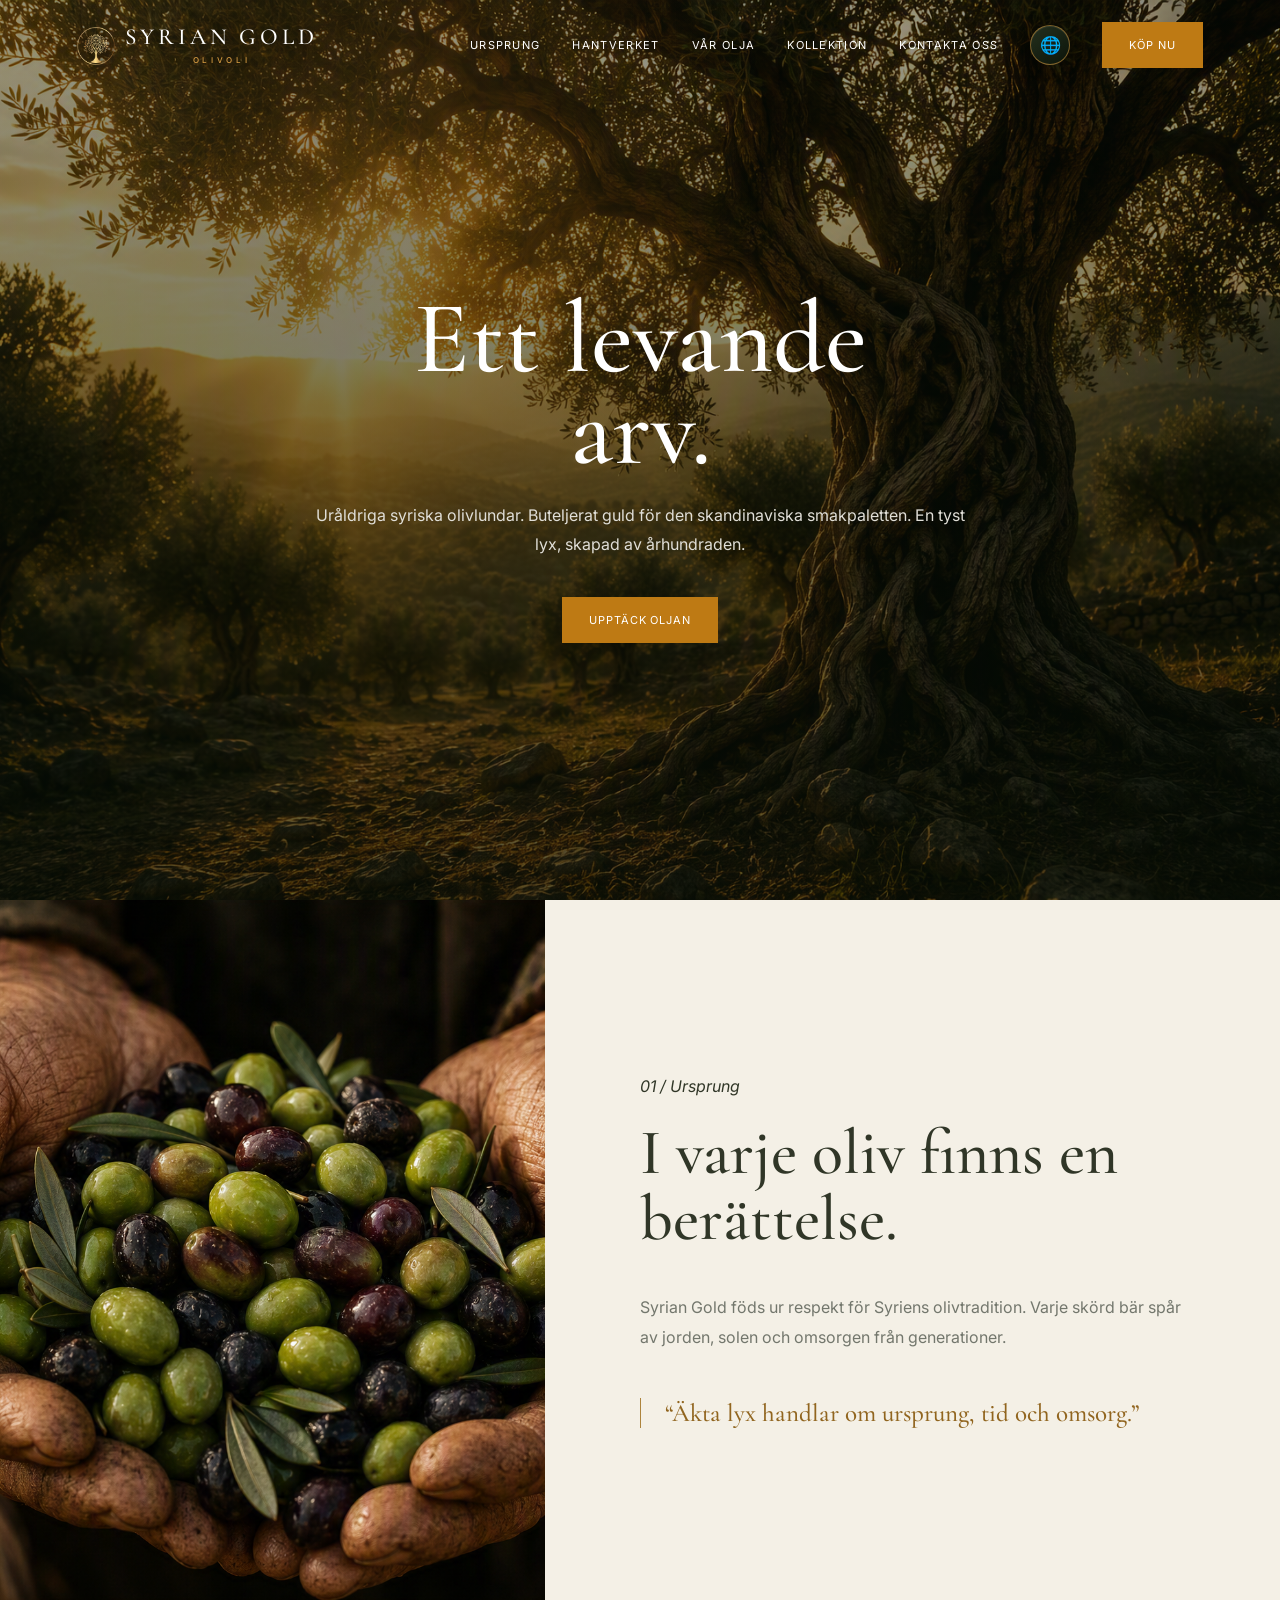
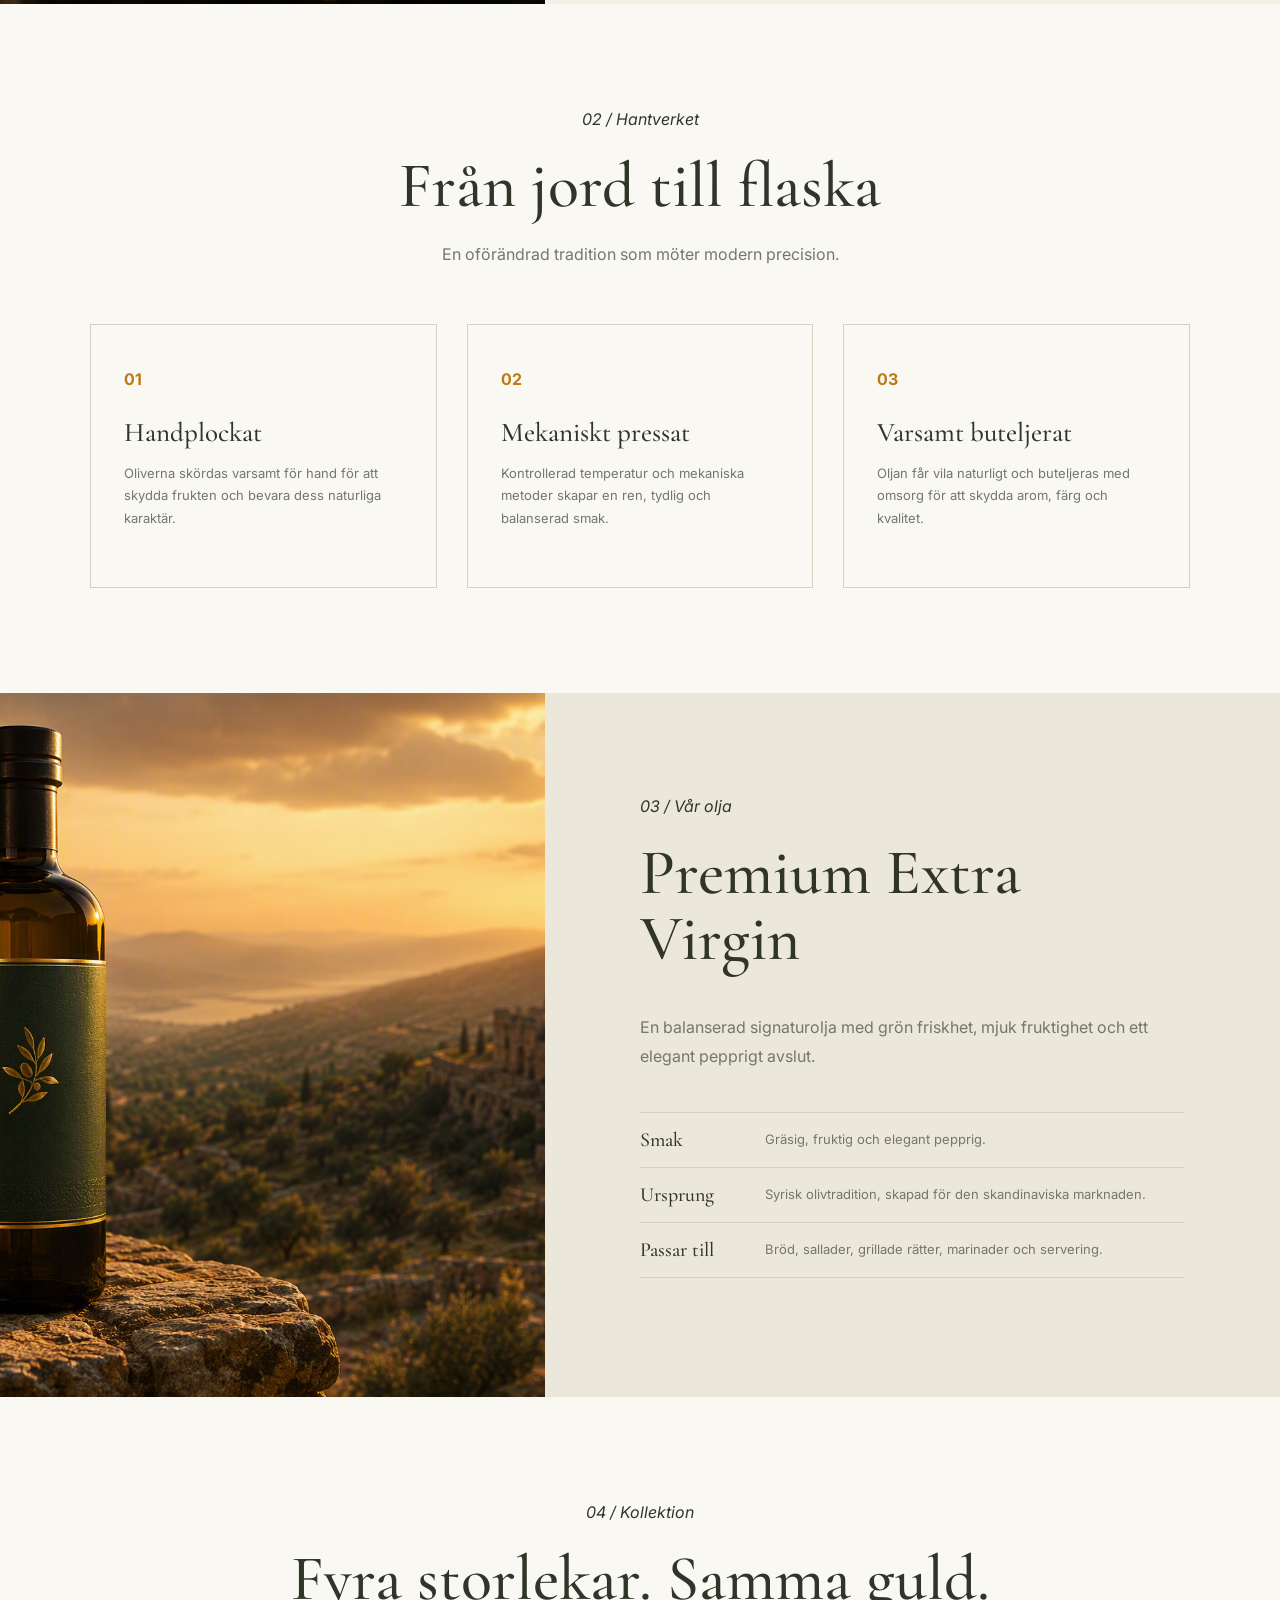
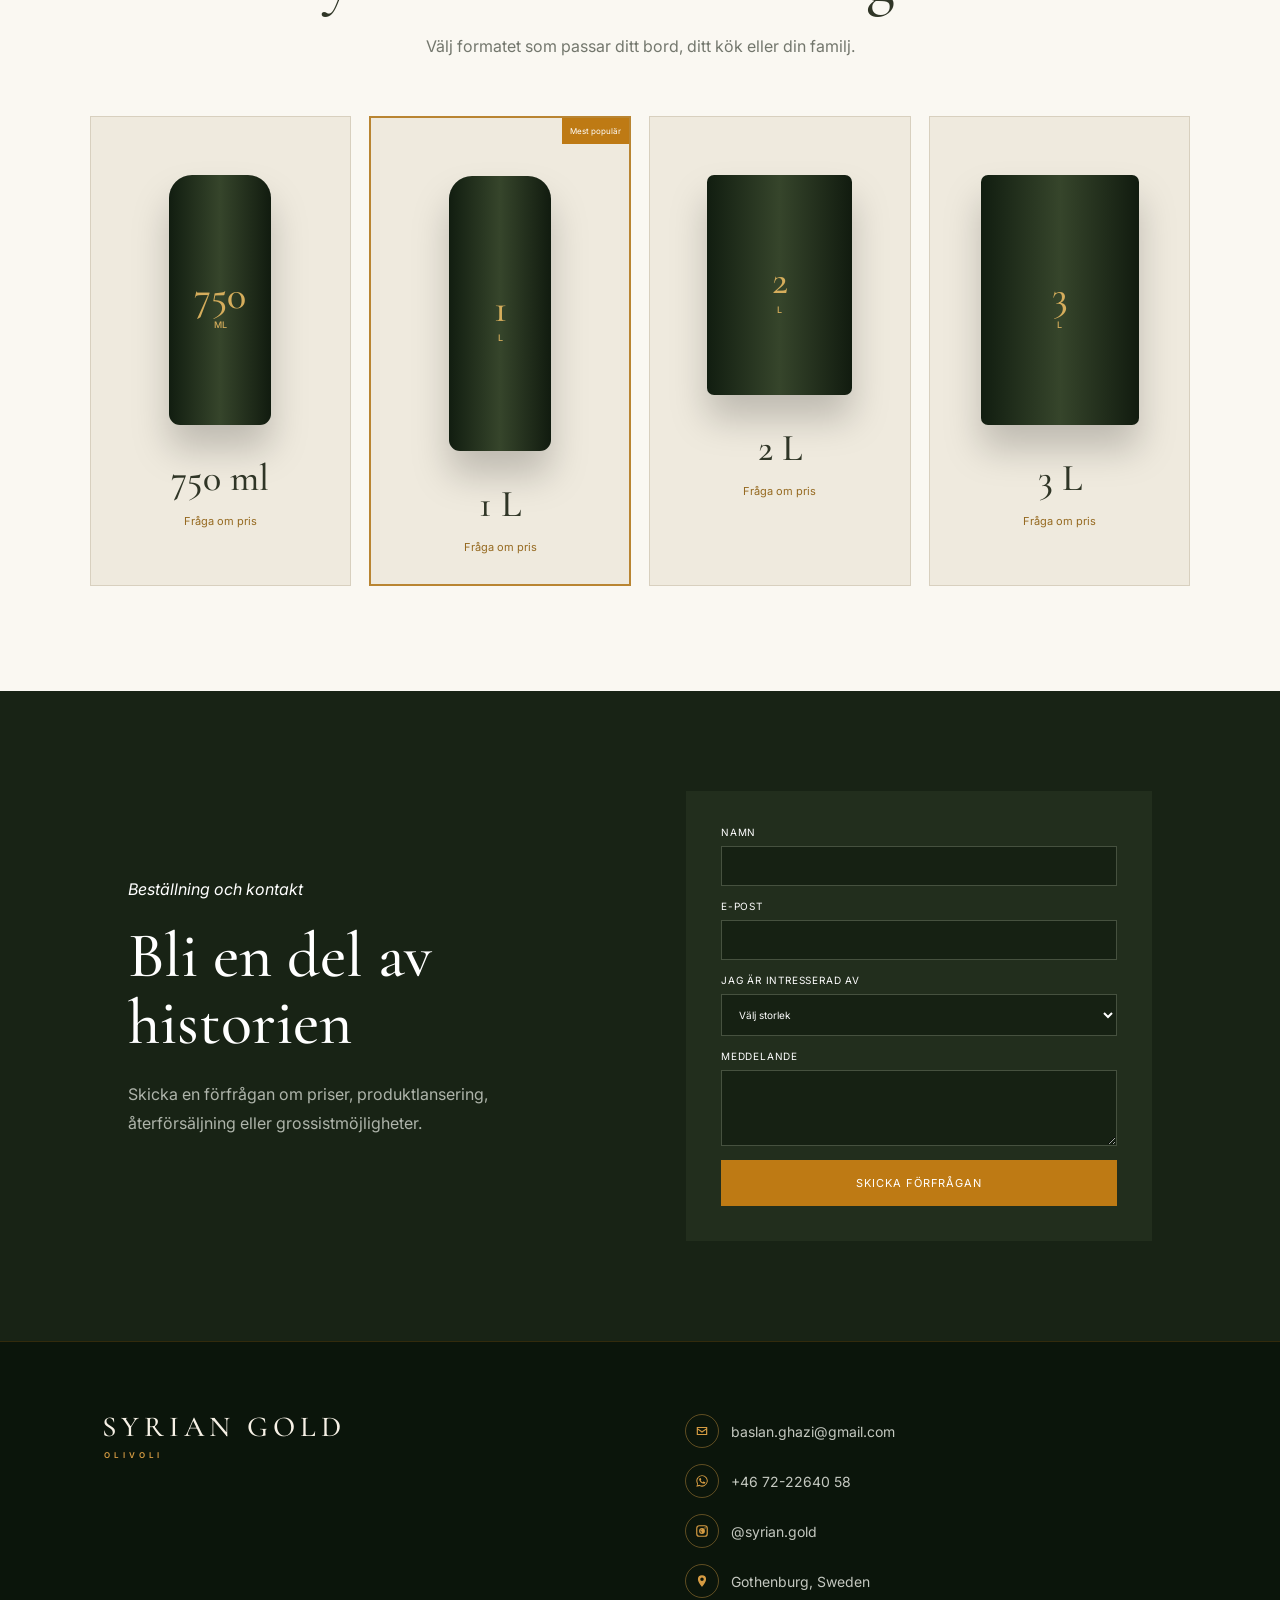
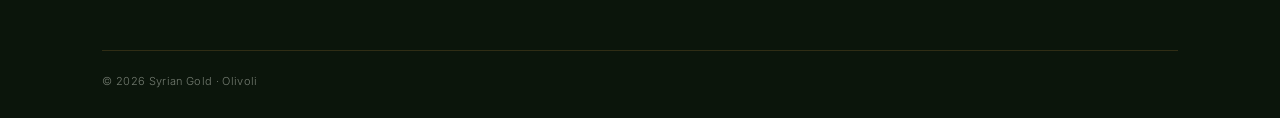
<file: index.html>
<!doctype html>
<html lang="sv" dir="ltr">

<head>
  <meta charset="utf-8">
  <meta name="viewport" content="width=device-width, initial-scale=1">

  <meta
    name="description"
    content="Syrian Gold Olivoli - premium extra virgin olivolja med syriskt ursprung."
  >

  <title>Syrian Gold | Olivoli</title>

  <!-- Fonts -->
  <link rel="preconnect" href="https://fonts.googleapis.com">
  <link rel="preconnect" href="https://fonts.gstatic.com" crossorigin>

  <link
    href="https://fonts.googleapis.com/css2?family=Cormorant+Garamond:wght@500;600&family=Inter:wght@300;400;600&family=Noto+Kufi+Arabic:wght@400;600&display=swap"
    rel="stylesheet"
  >

  <!-- CSS -->
  <link rel="stylesheet" href="style.css">
</head>

<body id="top">

  <!-- =====================================================
       HEADER
  ====================================================== -->
  <header>

    <!-- BRAND -->
    <div class="brand">

      <img
        src="assets/logo1.png"
        alt="Syrian Gold olive branch"
        class="brand-image"
      >

      <a class="logo" href="#top">
        SYRIAN GOLD
        <small>OLIVOLI</small>
      </a>

    </div>


    <!-- MOBILE MENU -->
    <button
      class="menu"
      type="button"
      aria-label="Öppna meny"
      aria-expanded="false"
      aria-controls="main-navigation"
    >
      ☰
    </button>


    <!-- NAVIGATION -->
    <nav
      id="main-navigation"
      aria-label="Huvudmeny"
    >

      <a href="#origin" data-t="origin">
        Ursprung
      </a>

      <a href="#craft" data-t="craft">
        Hantverket
      </a>

      <a href="#oil" data-t="oil">
        Vår olja
      </a>

      <a href="#shop" data-t="collection">
        Kollektion
      </a>

      <a href="#contact" data-t="contactNav">
        Kontakta oss
      </a>

    </nav>


    <!-- LANGUAGE PICKER -->
    <div class="language-picker">

      <button
        class="language-toggle"
        type="button"
        aria-label="Choose language"
        aria-expanded="false"
      >
        🌐
      </button>

      <div class="language-menu">

        <button
          type="button"
          data-lang="sv"
        >
          SV
        </button>

        <button
          type="button"
          data-lang="en"
        >
          EN
        </button>

        <button
          type="button"
          data-lang="ar"
        >
          العربية
        </button>

      </div>

    </div>


    <!-- BUY BUTTON -->
    <a
      class="button"
      href="#shop"
      data-t="buy"
    >
      Köp nu
    </a>

  </header>


  <!-- =====================================================
       MAIN
  ====================================================== -->
  <main>

    <!-- ===================================================
         HERO
    ==================================================== -->
    <section
      class="hero"
      id="hero"
    >

      <div
        class="overlay"
        aria-hidden="true"
      ></div>


      <div class="hero-copy reveal">

        <h1 data-t="title">
          Ett levande<br>
          arv.
        </h1>

        <span data-t="heroText">
          Uraldriga syriska olivlundar.
          Buteljerat guld för den skandinaviska smakpaletten.
          En tyst lyx, skapad av århundraden.
        </span>

        <a
          class="gold"
          href="#oil"
          data-t="discover"
        >
          Upptäck oljan
        </a>

      </div>

    </section>


    <!-- ===================================================
         ORIGIN
    ==================================================== -->
    <section
      class="split"
      id="origin"
    >

      <div class="photo reveal-left">

        <img
          src="assets/harvest.jpg"
          alt="Olives held in hands"
          loading="lazy"
        >

      </div>


      <div class="copy reveal-right">

        <i>
          01 /
          <span data-t="origin">
            Ursprung
          </span>
        </i>

        <h2 data-t="originTitle">
          I varje oliv finns en berättelse.
        </h2>

        <p data-t="originText">
          Syrian Gold föds ur respekt för Syriens olivtradition.
          Varje skörd bär spår av jorden, solen och omsorgen
          från generationer.
        </p>

        <blockquote data-t="quote">
          “Äkta lyx handlar om ursprung, tid och omsorg.”
        </blockquote>

      </div>

    </section>


    <!-- ===================================================
         CRAFT
    ==================================================== -->
    <section
      class="process"
      id="craft"
    >

      <div class="heading reveal">

        <i>
          02 /
          <span data-t="craft">
            Hantverket
          </span>
        </i>

        <h2 data-t="craftTitle">
          Från jord till flaska
        </h2>

        <p data-t="craftLead">
          En oförändrad tradition som möter modern precision.
        </p>

      </div>


      <div class="cards">

        <!-- STEP 1 -->
        <article class="reveal s1">

          <b>01</b>

          <h3 data-t="step1">
            Handplockat
          </h3>

          <p data-t="step1t">
            Oliverna skördas varsamt för hand för att skydda
            frukten och bevara dess naturliga karaktär.
          </p>

        </article>


        <!-- STEP 2 -->
        <article class="reveal s2">

          <b>02</b>

          <h3 data-t="step2">
            Mekaniskt pressat
          </h3>

          <p data-t="step2t">
            Kontrollerad temperatur och mekaniska metoder
            skapar en ren, tydlig och balanserad smak.
          </p>

        </article>


        <!-- STEP 3 -->
        <article class="reveal s3">

          <b>03</b>

          <h3 data-t="step3">
            Varsamt buteljerat
          </h3>

          <p data-t="step3t">
            Oljan får vila naturligt och buteljeras med omsorg
            för att skydda arom, färg och kvalitet.
          </p>

        </article>

      </div>

    </section>


    <!-- ===================================================
         OIL
    ==================================================== -->
    <section
      class="split bottle"
      id="oil"
    >

      <div class="photo reveal-left">

        <img
          src="assets/bottle.jpg"
          alt="Premium olive oil bottle"
          loading="lazy"
        >

      </div>


      <div class="copy reveal-right">

        <i>
          03 /
          <span data-t="oil">
            Vår olja
          </span>
        </i>

        <h2 data-t="oilTitle">
          Premium Extra Virgin
        </h2>

        <p data-t="oilText">
          En balanserad signaturolja med grön friskhet,
          mjuk fruktighet och ett elegant pepprigt avslut.
        </p>


        <dl>

          <div>
            <dt data-t="taste">
              Smak
            </dt>

            <dd data-t="tasteV">
              Gräsig, fruktig och elegant pepprig.
            </dd>
          </div>


          <div>
            <dt data-t="source">
              Ursprung
            </dt>

            <dd data-t="sourceV">
              Syrisk olivtradition, skapad för den
              skandinaviska marknaden.
            </dd>
          </div>


          <div>
            <dt data-t="serve">
              Passar till
            </dt>

            <dd data-t="serveV">
              Bröd, sallader, grillade rätter, marinader
              och servering.
            </dd>
          </div>

        </dl>

      </div>

    </section>


    <!-- ===================================================
         SHOP
    ==================================================== -->
    <section
      class="shop"
      id="shop"
    >

      <div class="heading reveal">

        <i>
          04 /
          <span data-t="collection">
            Kollektion
          </span>
        </i>

        <h2 data-t="shopTitle">
          Fyra storlekar. Samma guld.
        </h2>

        <p data-t="shopLead">
          Välj formatet som passar ditt bord,
          ditt kök eller din familj.
        </p>

      </div>


      <div class="products">

        <!-- 750 ML -->
        <article class="reveal s1">

          <div class="pack">
            750
            <small>ML</small>
          </div>

          <h3>
            750 ml
          </h3>

          <a
            href="#contact"
            data-size="750 ml"
            data-t="price"
          >
            Fråga om pris
          </a>

        </article>


        <!-- 1 L -->
        <article class="reveal s2 featured">

          <em data-t="popular">
            Mest populär
          </em>

          <div class="pack tall">
            1
            <small>L</small>
          </div>

          <h3>
            1 L
          </h3>

          <a
            href="#contact"
            data-size="1 L"
            data-t="price"
          >
            Fråga om pris
          </a>

        </article>


        <!-- 2 L -->
        <article class="reveal s3">

          <div class="pack tin">
            2
            <small>L</small>
          </div>

          <h3>
            2 L
          </h3>

          <a
            href="#contact"
            data-size="2 L"
            data-t="price"
          >
            Fråga om pris
          </a>

        </article>


        <!-- 3 L -->
        <article class="reveal s4">

          <div class="pack tin big">
            3
            <small>L</small>
          </div>

          <h3>
            3 L
          </h3>

          <a
            href="#contact"
            data-size="3 L"
            data-t="price"
          >
            Fråga om pris
          </a>

        </article>

      </div>

    </section>


    <!-- ===================================================
         CONTACT
    ==================================================== -->
    <section
      class="contact"
      id="contact"
    >

      <div class="reveal-left">

        <i data-t="contact">
          Beställning och kontakt
        </i>

        <h2 data-t="contactTitle">
          Bli en del av historien
        </h2>

        <p data-t="contactText">
          Skicka en förfrågan om priser, produktlansering,
          återförsäljning eller grossistmöjligheter.
        </p>

      </div>


      <!-- CONTACT FORM -->
      <form
        class="reveal-right"
        name="order"
        method="POST"
        data-netlify="true"
        netlify-honeypot="bot-field"
        action="/success.html"
      >

        <input
          type="hidden"
          name="form-name"
          value="order"
        >


        <!-- HONEYPOT -->
        <p class="hidden">

          <label>
            Fyll inte i detta fält:

            <input
              type="text"
              name="bot-field"
              tabindex="-1"
              autocomplete="off"
            >

          </label>

        </p>


        <!-- NAME -->
        <label>

          <span data-t="name">
            Namn
          </span>

          <input
            type="text"
            name="name"
            autocomplete="name"
            required
          >

        </label>


        <!-- EMAIL -->
        <label>

          <span data-t="email">
            E-post
          </span>

          <input
            type="email"
            name="email"
            autocomplete="email"
            required
          >

        </label>


        <!-- PRODUCT -->
        <label>

          <span data-t="interest">
            Jag är intresserad av
          </span>

          <select
            id="size"
            name="product"
            required
          >

            <option
              value=""
              data-t="selectSize"
              selected
              disabled
            >
              Välj storlek
            </option>

            <option value="750 ml">
              750 ml
            </option>

            <option value="1 L">
              1 L
            </option>

            <option value="2 L">
              2 L
            </option>

            <option value="3 L">
              3 L
            </option>

          </select>

        </label>


        <!-- MESSAGE -->
        <label>

          <span data-t="message">
            Meddelande
          </span>

          <textarea
            name="message"
            rows="4"
            required
          ></textarea>

        </label>


        <!-- SUBMIT -->
        <button
          type="submit"
          class="gold"
          data-t="send"
        >
          Skicka förfrågan
        </button>

      </form>

    </section>

  </main>


  <!-- =====================================================
       FOOTER
  ====================================================== -->
  <footer class="site-footer">

    <div class="footer-content">


      <!-- FOOTER BRAND -->
      <div class="footer-brand">

        <a
          class="logo"
          href="#top"
          aria-label="Syrian Gold"
        >
          SYRIAN GOLD
          <small>OLIVOLI</small>
        </a>

      </div>


      <!-- FOOTER CONTACT -->
      <div class="footer-contact">



<!-- EMAIL -->
<a
  href="mailto:baslan.ghazi@gmail.com"
  class="footer-contact-link"
>
  <span class="footer-symbol" aria-hidden="true">
    <svg viewBox="0 0 24 24" aria-hidden="true">
      <path d="M3 5h18v14H3V5Zm2 2v.5l7 5 7-5V7H5Zm14 10V10l-7 5-7-5v7h14Z"/>
    </svg>
  </span>

  <span>
    baslan.ghazi@gmail.com
  </span>
</a>


        <!-- WHATSAPP -->
        <a
          href="https://wa.me/message/XPCDK5RYMEZIA1"
          class="footer-contact-link"
          target="_blank"
          rel="noopener noreferrer"
        >

          <span
            class="footer-symbol"
            aria-hidden="true"
          >

            <svg
              viewBox="0 0 24 24"
              aria-hidden="true"
            >
              <path d="M12 2a9.7 9.7 0 0 0-8.3 14.7L2.4 22l5.5-1.3A9.8 9.8 0 1 0 12 2Zm0 17.8a8 8 0 0 1-4-1.1l-.3-.2-3.3.8.9-3.2-.2-.4A8.1 8.1 0 1 1 12 19.8Zm4.5-6.1c-.2-.1-1.5-.7-1.7-.8-.2-.1-.4-.1-.5.1l-.8 1c-.1.2-.3.2-.5.1a6.5 6.5 0 0 1-1.9-1.2 7.3 7.3 0 0 1-1.3-1.7c-.1-.2 0-.4.1-.5l.4-.5.3-.5c.1-.2 0-.4 0-.5l-.8-1.8c-.2-.5-.4-.4-.6-.4h-.5c-.2 0-.5.1-.7.3-.2.2-.9.9-.9 2.1s.9 2.4 1 2.6c.1.2 1.8 2.8 4.4 3.9.6.3 1.1.4 1.5.5.6.2 1.2.2 1.7.1.5-.1 1.5-.6 1.7-1.2.2-.6.2-1.1.2-1.2-.2-.1-.4-.2-.6-.3Z"/>
            </svg>

          </span>

          <span>
            +46 72-22640 58
          </span>

        </a>


        <!-- INSTAGRAM -->
        <a
          href="https://www.instagram.com/syrian.gold/"
          class="footer-contact-link"
          target="_blank"
          rel="noopener noreferrer"
        >

          <span
            class="footer-symbol"
            aria-hidden="true"
          >

            <svg
              viewBox="0 0 24 24"
              aria-hidden="true"
            >
              <path d="M7.5 2h9A5.5 5.5 0 0 1 22 7.5v9a5.5 5.5 0 0 1-5.5 5.5h-9A5.5 5.5 0 0 1 2 16.5v-9A5.5 5.5 0 0 1 7.5 2Zm0 2A3.5 3.5 0 0 0 4 7.5v9A3.5 3.5 0 0 0 7.5 20h9a3.5 3.5 0 0 0 3.5-3.5v-9A3.5 3.5 0 0 0 16.5 4h-9Zm9.8 1.5a1.2 1.2 0 1 1 0 2.4 1.2 1.2 0 0 1 0-2.4ZM12 7a5 5 0 1 1 0 10 5 5 0 0 1 0-10Zm0 2a3 3 0 1 0 0 6 3 3 0 0 0-3-3Z"/>
            </svg>

          </span>

          <span>
            @syrian.gold
          </span>

        </a>


        <!-- LOCATION -->
        <div class="footer-contact-link footer-location">

          <span
            class="footer-symbol"
            aria-hidden="true"
          >

            <svg
              viewBox="0 0 24 24"
              aria-hidden="true"
            >
              <path d="M12 2a7 7 0 0 0-7 7c0 5.1 7 13 7 13s7-7.9 7-13a7 7 0 0 0-7-7Zm0 10a3 3 0 1 1 0-6 3 3 0 0 1 0 6Z"/>
            </svg>

          </span>

          <span>
            Gothenburg, Sweden
          </span>

        </div>

      </div>

    </div>


    <!-- FOOTER BOTTOM -->
    <div class="footer-bottom">

      <small>
        © 2026 Syrian Gold · Olivoli
      </small>

    </div>

  </footer>


  <!-- =====================================================
       BACK TO TOP
       ONLY ↑
  ====================================================== -->

  <a
    href="#top"
    class="back-to-top"
    aria-label="Till toppen"
  >
    ↑
  </a>


  <!-- JAVASCRIPT -->
  <script src="app.js"></script>

</body>
</html>
</file>
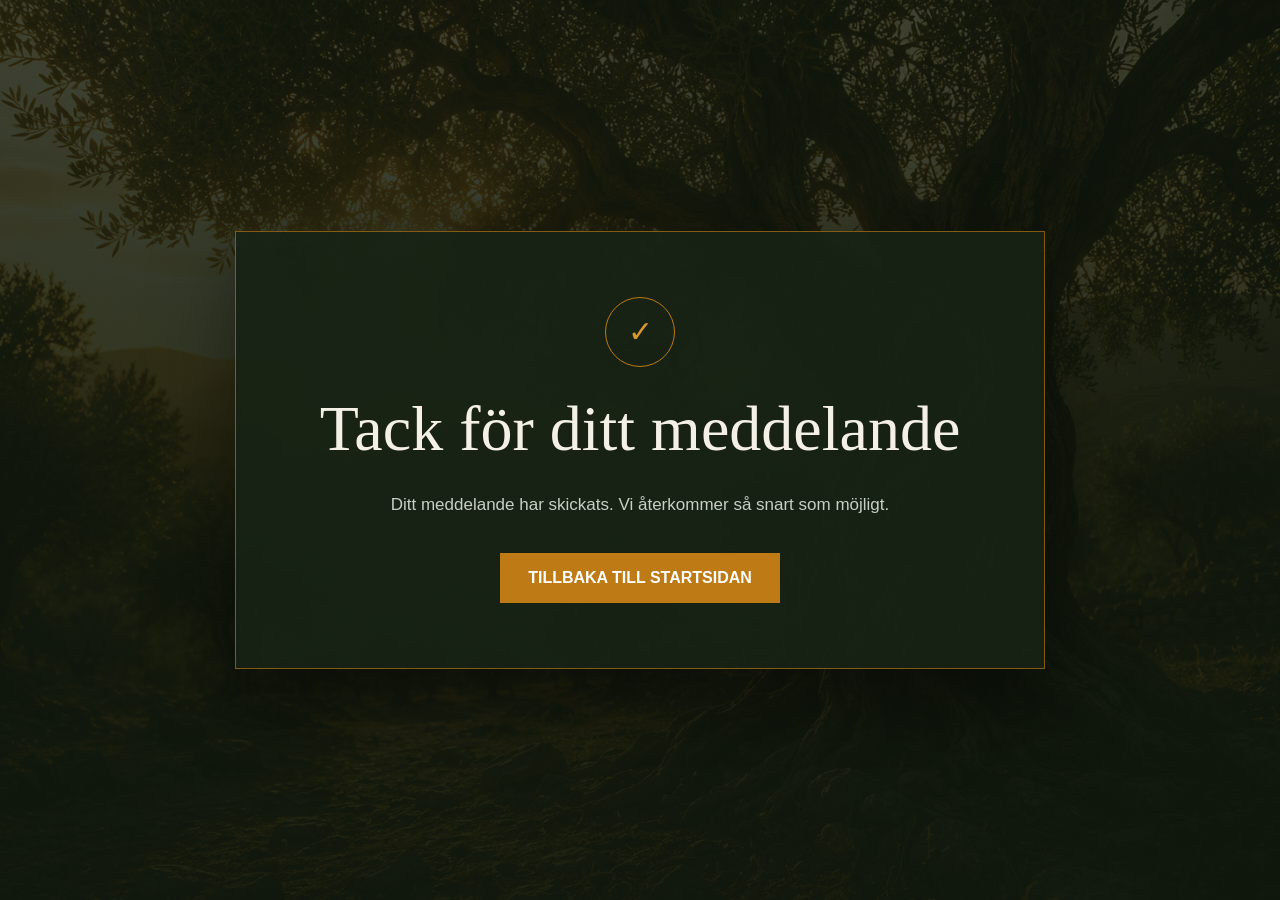
<file: success.html>
<!doctype html>
<html lang="sv" dir="ltr">

<head>
    <meta charset="utf-8">
    <meta name="viewport" content="width=device-width,initial-scale=1">
    <title>Tack | Syrian Gold</title>
    <style>
        * {
            box-sizing: border-box
        }

        body {
            margin: 0;
            min-height: 100vh;
            display: grid;
            place-items: center;
            padding: 20px;
            text-align: center;
            background: linear-gradient(rgba(16, 24, 13, .8), rgba(16, 24, 13, .93)), url("assets/hero.jpg") center/cover no-repeat;
            color: #f4f0e6;
            font-family: Arial, sans-serif
        }

        .box {
            width: min(810px, 100%);
            padding: 65px 35px;
            background: rgba(23, 35, 21, .94);
            border: 1px solid rgba(190, 122, 20, .65);
            box-shadow: 0 30px 80px rgba(0, 0, 0, .45)
        }

        .checkmark {
            width: 70px;
            height: 70px;
            display: grid;
            place-items: center;
            margin: 0 auto 25px;
            border: 1px solid #be7a14;
            border-radius: 50%;
            color: #d9972e;
            font-size: 30px
        }

        h1 {
            margin: 0 0 24px;
            font: 400 clamp(42px, 7vw, 64px)/1.15 Georgia, serif
        }

        p {
            max-width: 620px;
            margin: auto;
            color: #c9cec4;
            font-size: 17px;
            line-height: 1.9
        }

        .home-button {
            display: inline-block;
            margin-top: 32px;
            padding: 16px 28px;
            background: #be7a14;
            color: #fff;
            text-decoration: none;
            text-transform: uppercase;
            font-weight: 600
        }
    </style>
</head>

<body>
    <main class="box">
        <div class="checkmark" aria-hidden="true">✓</div>
        <h1 id="successTitle">Tack for ditt meddelande</h1>
        <p id="successMessage">Ditt meddelande har skickats. Vi aterkommer sa snart som mojligt.</p><a
            class="home-button" id="homeButton" href="index.html">Tillbaka till startsidan</a>
    </main>
    <script>"use strict"; const t = { sv: { pageTitle: "Tack | Syrian Gold", title: "Tack för ditt meddelande", message: "Ditt meddelande har skickats. Vi återkommer så snart som möjligt.", button: "Tillbaka till startsidan" }, en: { pageTitle: "Thank you | Syrian Gold", title: "Thank you for your message", message: "Your message has been sent successfully. We will contact you as soon as possible.", button: "Return to the homepage" }, ar: { pageTitle: "شكراً لك | Syrian Gold", title: "شكراً لك على رسالتك", message: "تم إرسال رسالتك بنجاح. سنتواصل معك في أقرب وقت ممكن.", button: "العودة إلى الصفحة الرئيسية" } }; const lang = t[localStorage.getItem("sglang")] ? localStorage.getItem("sglang") : "sv"; document.documentElement.lang = lang; document.documentElement.dir = lang === "ar" ? "rtl" : "ltr"; document.title = t[lang].pageTitle; document.getElementById("successTitle").textContent = t[lang].title; document.getElementById("successMessage").textContent = t[lang].message; document.getElementById("homeButton").textContent = t[lang].button;</script>
</body>

</html>
</file>
<file: style.css>
:root {
  --g: #182315;
  --g2: #26321f;
  --gold: #be7a14;
  --gold-light: #d59b42;
  --paper: #f4f0e6;
  --ink: #303627;
  --muted: #73776d;
  --line: #d8d0bf;
}

/* =========================================================
   GLOBAL
========================================================= */

* {
  box-sizing: border-box;
}

html {
  scroll-behavior: smooth;
  direction: ltr !important;
}

body {
  margin: 0;
  background: var(--paper);
  color: var(--ink);
  font-family: Inter, sans-serif;
  overflow-x: hidden;
  direction: ltr !important;
}

h1,
h2,
h3,
.logo,
blockquote,
dt {
  font-family: "Cormorant Garamond", serif;
  font-weight: 500;
}

a {
  color: inherit;
  text-decoration: none;
}

button,
input,
select,
textarea {
  font-family: inherit;
}

/* =========================================================
   HEADER
========================================================= */

header {
  position: absolute;
  top: 0;
  left: 0;
  z-index: 2000;
  width: 100%;
  height: 90px;
  padding: 0 6%;

  display: flex;
  align-items: center;
  gap: 32px;

  color: #fff;
  direction: ltr !important;
  text-align: left;

  pointer-events: none;
}

header > * {
  pointer-events: auto;
}

header * {
  direction: ltr !important;
}

/* =========================================================
   BRAND / LOGO
========================================================= */

.brand {
  display: flex;
  align-items: center;
  gap: 10px;
  flex-shrink: 0;

  direction: ltr !important;

  will-change: transform;
  transition: transform 0.08s linear;

  filter:
    drop-shadow(0 3px 7px rgba(0, 0, 0, 0.7));
}

.brand-image {
  width: 38px;
  height: 38px;

  object-fit: contain;
  display: block;
  flex-shrink: 0;

  will-change: transform;
  transition: transform 0.08s linear;
}

.logo {
  display: grid;

  font-size: 23px;
  line-height: 1;
  letter-spacing: 0.17em;

  text-align: left;
  color: #fff;
  white-space: nowrap;

  direction: ltr !important;
}

.logo small {
  margin-top: 6px;

  color: var(--gold-light);

  font: 500 8px Inter, sans-serif;
  letter-spacing: 0.46em;

  text-align: center;
  direction: ltr !important;
}

/* =========================================================
   DESKTOP NAVIGATION
========================================================= */

nav {
  display: flex;
  align-items: center;
  gap: 32px;

  margin-left: auto;

  direction: ltr !important;
}

nav a {
  font-size: 11px;
  text-transform: uppercase;
  letter-spacing: 0.12em;
  white-space: nowrap;

  color: #fff;

  transition:
    color 0.25s ease,
    opacity 0.25s ease;
}

nav a:hover {
  color: var(--gold-light);
}

/* =========================================================
   LANGUAGE PICKER
========================================================= */

.language-picker {
  position: relative;
  z-index: 2200;

  display: flex;
  align-items: center;

  flex-shrink: 0;
  margin: 0;

  direction: ltr !important;
}

.language-toggle {
  width: 40px;
  height: 40px;

  display: flex;
  align-items: center;
  justify-content: center;

  padding: 0;

  border: 1px solid rgba(213, 155, 66, 0.55);
  border-radius: 50%;

  outline: none;

  background:
    linear-gradient(
      145deg,
      rgba(38, 50, 31, 0.95),
      rgba(11, 21, 11, 0.88)
    );

  color: #f0d39a;
  font-size: 17px;
  line-height: 1;

  cursor: pointer;

  appearance: none;
  -webkit-appearance: none;

  box-shadow:
    0 4px 14px rgba(0, 0, 0, 0.28),
    inset 0 1px 0 rgba(255, 255, 255, 0.08);

  backdrop-filter: blur(6px);
  -webkit-backdrop-filter: blur(6px);

  transition:
    background 0.25s ease,
    border-color 0.25s ease,
    color 0.25s ease,
    transform 0.25s ease,
    box-shadow 0.25s ease;
}

.language-toggle:hover {
  background:
    linear-gradient(
      145deg,
      rgba(50, 64, 41, 0.98),
      rgba(18, 30, 17, 0.96)
    );

  border-color: var(--gold-light);
  color: #f6dca8;

  box-shadow:
    0 6px 18px rgba(0, 0, 0, 0.35),
    0 0 0 3px rgba(190, 122, 20, 0.08);

  transform: translateY(-1px);
}

.language-toggle:focus,
.language-toggle:focus-visible {
  outline: none;
  border-color: var(--gold-light);
}

.language-toggle:active {
  transform: scale(0.96);
}

/* =========================================================
   LANGUAGE DROPDOWN
========================================================= */

.language-menu {
  position: absolute;
  top: calc(100% + 10px);
  right: 0;
  z-index: 3000;

  min-width: 125px;

  display: none;
  flex-direction: column;
  gap: 3px;

  padding: 6px;

  border: 1px solid rgba(213, 155, 66, 0.28);
  border-radius: 8px;

  background:
    linear-gradient(
      145deg,
      rgba(25, 37, 22, 0.98),
      rgba(9, 18, 9, 0.98)
    );

  box-shadow:
    0 14px 35px rgba(0, 0, 0, 0.45),
    inset 0 1px 0 rgba(255, 255, 255, 0.05);

  backdrop-filter: blur(10px);
  -webkit-backdrop-filter: blur(10px);

  direction: ltr !important;
}

.language-menu.open {
  display: flex;
}

.language-menu button {
  width: 100%;
  min-height: 36px;

  padding: 9px 12px;

  border: 0;
  border-radius: 5px;

  outline: none;

  background: transparent;
  color: #eee;

  text-align: left;

  font-family: Inter, sans-serif;
  font-size: 10px;
  font-weight: 500;
  letter-spacing: 0.06em;

  cursor: pointer;

  appearance: none;
  -webkit-appearance: none;

  direction: ltr !important;

  transition:
    background-color 0.2s ease,
    color 0.2s ease,
    transform 0.2s ease;
}

.language-menu button:hover {
  background: rgba(190, 122, 20, 0.16);
  color: var(--gold-light);
  transform: translateX(2px);
}

.language-menu button.active {
  background: var(--gold);
  color: #fff;
}

.language-menu button:focus,
.language-menu button:focus-visible,
.language-menu button:active {
  outline: none;
  box-shadow: none;
}

/* =========================================================
   BUTTONS
========================================================= */

.button,
.gold {
  display: inline-block;

  padding: 16px 27px;

  border: 0;

  background: var(--gold);
  color: #fff;

  font-size: 11px;
  text-transform: uppercase;
  letter-spacing: 0.09em;

  cursor: pointer;

  transition:
    background-color 0.3s ease,
    box-shadow 0.3s ease,
    transform 0.3s ease;
}

.button:hover,
.gold:hover {
  background: #d18a1a;

  box-shadow:
    0 15px 35px rgba(0, 0, 0, 0.27);

  transform: translateY(-3px);
}

/* =========================================================
   HAMBURGER
========================================================= */

.menu {
  display: none;

  border: 0;
  background: none;

  color: #fff;

  cursor: pointer;

  direction: ltr !important;

  outline: none;

  appearance: none;
  -webkit-appearance: none;
}

.menu:focus,
.menu:focus-visible,
.menu:active {
  outline: none;
  background: transparent;
  box-shadow: none;
}

/* =========================================================
   HERO
========================================================= */

.hero {
  position: relative;

  height: 100vh;
  min-height: 700px;

  display: grid;
  place-items: center;

  background:
    url("assets/hero.jpg")
    center / cover no-repeat;

  color: #fff;

  text-align: center;
  direction: ltr !important;
}

.overlay {
  position: absolute;
  inset: 0;

  background:
    linear-gradient(
      rgba(7, 16, 6, 0.4),
      rgba(7, 16, 6, 0.63)
    ),
    radial-gradient(
      circle at 28% 15%,
      rgba(199, 130, 40, 0.25),
      transparent 34%
    );
}

.hero-copy {
  position: relative;

  width: min(760px, 90%);

  direction: ltr !important;
}

.hero h1 {
  margin: 35px 0 25px;

  font-size: clamp(62px, 8vw, 110px);
  line-height: 0.9;
}

.hero-copy span {
  display: block;

  max-width: 650px;

  margin: 0 auto 38px;

  color: #e0ded7;

  line-height: 1.8;
}

/* =========================================================
   ARABIC TYPOGRAPHY
========================================================= */

html[lang="ar"] main h1,
html[lang="ar"] main h2,
html[lang="ar"] main h3,
html[lang="ar"] main p,
html[lang="ar"] main span,
html[lang="ar"] main blockquote,
html[lang="ar"] main dt,
html[lang="ar"] main dd,
html[lang="ar"] main label,
html[lang="ar"] main option {
  font-family: "Noto Kufi Arabic", sans-serif;
}

/* =========================================================
   ARABIC HERO
========================================================= */

html[lang="ar"] .hero-copy {
  direction: rtl !important;
}

html[lang="ar"] .hero h1 {
  direction: rtl !important;
  text-align: center;
}

html[lang="ar"] .hero-copy span {
  direction: rtl !important;
  text-align: center;
}

/* =========================================================
   ARABIC SECTIONS
========================================================= */

html[lang="ar"] .copy,
html[lang="ar"] .heading,
html[lang="ar"] .contact > div,
html[lang="ar"] .contact form {
  direction: rtl !important;
}

html[lang="ar"] .copy h2,
html[lang="ar"] .copy > p,
html[lang="ar"] .copy blockquote,
html[lang="ar"] .heading h2,
html[lang="ar"] .heading > p,
html[lang="ar"] .cards h3,
html[lang="ar"] .cards p,
html[lang="ar"] .contact h2,
html[lang="ar"] .contact p,
html[lang="ar"] .contact label {
  direction: rtl !important;
  text-align: right;
}

/* =========================================================
   SPLIT SECTIONS
========================================================= */

.split {
  display: grid;

  grid-template-columns: 1fr 1.35fr;

  min-height: 700px;

  direction: ltr !important;
}

.photo {
  min-height: 700px;
  overflow: hidden;
}

.photo img {
  width: 100%;
  height: 100%;
  min-height: 700px;

  object-fit: cover;

  transform: scale(1.09);

  transition:
    transform 1.4s cubic-bezier(0.22, 1, 0.36, 1);
}

.photo.visible img {
  transform: scale(1);
}

.copy {
  padding: 11% 13%;

  display: flex;
  justify-content: center;
  flex-direction: column;
}

.copy h2,
.heading h2,
.contact h2 {
  margin: 24px 0;

  font-size: clamp(45px, 5vw, 70px);
  line-height: 1.04;
}

.copy > p {
  color: var(--muted);
  line-height: 1.85;
}

blockquote {
  margin: 30px 0 0;

  padding-left: 24px;

  border-left: 1px solid #ad843d;

  color: #91651f;

  font-size: 25px;
}

/* =========================================================
   ARABIC QUOTE
========================================================= */

html[lang="ar"] blockquote {
  padding-left: 0;
  padding-right: 24px;

  border-left: 0;
  border-right: 1px solid #ad843d;

  text-align: right;
}

/* =========================================================
   PROCESS
========================================================= */

.process,
.shop {
  padding: 105px 7%;

  background: #faf8f2;

  direction: ltr !important;
}

.heading {
  max-width: 760px;

  margin: auto;

  text-align: center;
}

.heading > p {
  color: var(--muted);
}

.cards {
  display: grid;

  grid-template-columns: repeat(3, 1fr);

  gap: 30px;

  max-width: 1400px;

  margin: 60px auto 0;

  direction: ltr !important;
}

.cards article {
  min-height: 235px;

  padding: 44px 33px;

  border: 1px solid var(--line);

  background: transparent;
}

.cards b {
  color: var(--gold);
}

.cards h3 {
  margin: 27px 0 13px;

  font-size: 27px;
}

.cards p {
  color: var(--muted);

  font-size: 13px;
  line-height: 1.75;
}

/* =========================================================
   OIL
========================================================= */

.bottle {
  background: #ece7db;
}

dl {
  margin-top: 24px;

  border-top: 1px solid var(--line);
}

dl div {
  display: grid;

  grid-template-columns: 125px 1fr;

  padding: 15px 0;

  border-bottom: 1px solid var(--line);
}

dt {
  font-size: 20px;
}

dd {
  margin: 0;

  color: var(--muted);

  font-size: 13px;
  line-height: 1.7;
}

html[lang="ar"] dl div {
  direction: rtl !important;

  grid-template-columns: 1fr 125px;
}

html[lang="ar"] dt,
html[lang="ar"] dd {
  text-align: right;
}

/* =========================================================
   PRODUCTS
========================================================= */

.products {
  display: grid;

  grid-template-columns: repeat(4, 1fr);

  gap: 18px;

  margin-top: 60px;

  direction: ltr !important;
}

.products article {
  position: relative;

  min-height: 470px;

  padding: 28px;

  border: 1px solid var(--line);

  background: #efeade;

  text-align: center;

  transition:
    box-shadow 0.3s ease,
    transform 0.3s ease;
}

.products article:hover {
  box-shadow:
    0 25px 55px rgba(24, 35, 21, 0.14);

  transform: translateY(-9px);
}

.featured {
  border: 2px solid #b98532 !important;
}

.products em {
  position: absolute;

  top: 0;
  right: 0;

  padding: 8px;

  background: var(--gold);
  color: #fff;

  font-size: 8px;
  font-style: normal;
}

.pack {
  width: 102px;
  height: 250px;

  margin: 30px auto;

  display: flex;
  flex-direction: column;
  justify-content: center;

  border-radius: 23px 23px 11px 11px;

  background:
    linear-gradient(
      90deg,
      #111d10,
      #36452b,
      #111b0f
    );

  color: #d5ad5c;

  font: 500 40px "Cormorant Garamond", serif;

  filter:
    drop-shadow(
      0 24px 18px rgba(0, 0, 0, 0.2)
    );
}

.pack small {
  font: 500 9px Inter, sans-serif;
}

.pack.tall {
  height: 275px;
}

.pack.tin {
  width: 145px;
  height: 220px;

  border-radius: 7px;
}

.pack.big {
  width: 158px;
  height: 250px;
}

.products h3 {
  margin: 8px;

  font-size: 38px;
}

.products a {
  color: #95691f;

  font-size: 11px;
}

/* =========================================================
   CONTACT
========================================================= */

.contact {
  padding: 100px 10%;

  display: grid;

  grid-template-columns: 1fr 1fr;

  gap: 9%;

  align-items: center;

  background: var(--g);

  color: #fff;

  direction: ltr !important;
}

.contact > div p {
  color: #aeb4aa;

  line-height: 1.8;
}

.contact form {
  padding: 35px;

  background: #222e1d;
}

.contact label {
  display: grid;

  gap: 8px;

  margin-bottom: 14px;

  font-size: 10px;

  text-transform: uppercase;

  letter-spacing: 0.08em;
}

.contact input,
.contact select,
.contact textarea {
  width: 100%;

  padding: 13px;

  border: 1px solid #46513f;

  background: #162113;

  color: #fff;

  font: inherit;

  outline: none;
}

.contact input:focus,
.contact select:focus,
.contact textarea:focus {
  border-color: var(--gold-light);
}

.contact textarea {
  resize: vertical;
}

.contact button {
  width: 100%;
}

.hidden {
  display: none;
}

/* =========================================================
   FOOTER
========================================================= */

.site-footer {
  display: block;

  padding: 70px 8% 28px;

  border-top: 1px solid rgba(190, 122, 20, 0.22);

  background: #0b150b;

  color: #afb3a9;

  direction: ltr !important;

  text-align: left;
}

.site-footer * {
  direction: ltr !important;
}

.footer-content {
  width: min(1100px, 100%);

  margin: 0 auto;

  display: grid;

  grid-template-columns: 1fr 1fr;

  align-items: start;

  gap: 90px;

  direction: ltr !important;
}

.footer-brand {
  max-width: 440px;

  text-align: left;
}

.footer-brand .logo {
  display: inline-flex;

  flex-direction: column;

  align-items: flex-start;

  color: #f7f1e6;

  font-family: "Cormorant Garamond", serif;

  font-size: 29px;

  font-weight: 500;

  line-height: 1;

  letter-spacing: 0.17em;

  direction: ltr !important;
}

.footer-brand .logo small {
  display: block;

  margin-top: 10px;
  margin-left: 2px;

  color: var(--gold-light);

  font-family: Inter, sans-serif;

  font-size: 8px;

  font-weight: 600;

  line-height: 1;

  letter-spacing: 0.48em;

  direction: ltr !important;
}

/* =========================================================
   FOOTER CONTACT
========================================================= */

.footer-contact {
  display: flex;

  flex-direction: column;

  align-items: flex-start;

  gap: 12px;

  direction: ltr !important;
}

.footer-contact-link {
  width: fit-content;

  min-height: 38px;

  display: flex;

  flex-direction: row;

  align-items: center;

  gap: 12px;

  color: #c4c8c0;

  font-family: Inter, sans-serif !important;

  font-size: 14px;

  line-height: 1.5;

  text-decoration: none;

  direction: ltr !important;
}

a.footer-contact-link {
  transition:
    color 0.25s ease,
    transform 0.25s ease;
}

a.footer-contact-link:hover {
  color: var(--gold-light);

  transform: translateX(4px);
}

.footer-symbol {
  width: 34px;
  height: 34px;
  min-width: 34px;

  flex: 0 0 34px;

  display: grid;

  place-items: center;

  overflow: hidden;

  border: 1px solid rgba(213, 155, 66, 0.42);

  border-radius: 50%;

  color: var(--gold-light);

  direction: ltr !important;

  transition:
    color 0.25s ease,
    background-color 0.25s ease,
    border-color 0.25s ease;
}

.footer-symbol svg {
  display: block;

  width: 14px;
  height: 14px;

  max-width: 14px;
  max-height: 14px;

  fill: currentColor;

  direction: ltr !important;
}

.footer-contact-link > span:last-child {
  display: inline-block;

  white-space: nowrap;

  direction: ltr !important;
}

a.footer-contact-link:hover .footer-symbol {
  border-color: var(--gold-light);

  background: var(--gold-light);

  color: #0b150b;
}

/* =========================================================
   FOOTER BOTTOM
========================================================= */

.footer-bottom {
  width: min(1100px, 100%);

  margin: 50px auto 0;

  padding-top: 22px;

  display: flex;

  align-items: center;

  justify-content: space-between;

  gap: 25px;

  border-top: 1px solid rgba(213, 155, 66, 0.18);

  direction: ltr !important;
}

.footer-bottom small {
  color: #737b70;

  font-family: Inter, sans-serif !important;

  font-size: 11px;

  font-weight: 300;

  line-height: 1.5;

  letter-spacing: 0.03em;

  direction: ltr !important;
}

/* =========================================================
   BACK TO TOP
   ONLY ↑
========================================================= */

.back-to-top {
  position: fixed;

  right: 25px;
  bottom: 25px;

  z-index: 5000;

  width: 48px;
  height: 48px;

  display: flex;

  align-items: center;
  justify-content: center;

  border: 1px solid rgba(213, 155, 66, 0.55);

  border-radius: 50%;

  background:
    linear-gradient(
      145deg,
      rgba(38, 50, 31, 0.96),
      rgba(11, 21, 11, 0.96)
    );

  color: var(--gold-light);

  font-family: Inter, sans-serif !important;

  font-size: 22px;

  cursor: pointer;

  box-shadow:
    0 8px 25px rgba(0, 0, 0, 0.3),
    inset 0 1px 0 rgba(255, 255, 255, 0.07);

  backdrop-filter: blur(8px);
  -webkit-backdrop-filter: blur(8px);

  opacity: 0;
  visibility: hidden;

  transform: translateY(15px);

  transition:
    opacity 0.3s ease,
    visibility 0.3s ease,
    transform 0.3s ease,
    background 0.3s ease,
    border-color 0.3s ease,
    color 0.3s ease;
}

.back-to-top.show {
  opacity: 1;
  visibility: visible;

  transform: translateY(0);
}

.back-to-top:hover {
  border-color: var(--gold-light);

  background:
    linear-gradient(
      145deg,
      rgba(50, 64, 41, 0.98),
      rgba(18, 30, 17, 0.98)
    );

  color: #f6dca8;

  transform: translateY(-4px);
}

.back-to-top span {
  display: block;

  font-size: 22px;
  line-height: 1;
}

/* =========================================================
   TABLET
========================================================= */

@media (max-width: 1000px) {
  header {
    gap: 18px;
  }

  nav {
    gap: 18px;
  }

  .button {
    padding: 14px 18px;
  }

  .products {
    grid-template-columns: repeat(2, 1fr);
  }

  .split {
    grid-template-columns: 1fr 1fr;
  }
}

/* =========================================================
   MOBILE
========================================================= */

@media (max-width: 800px) {

  /* HEADER */

  header {
    position: absolute;

    top: 0;
    left: 0;

    width: 100%;
    height: 75px;

    padding: 0;

    display: block;

    direction: ltr !important;
  }

  /* BRAND */

  .brand {
    position: absolute;

    top: 14px;
    left: 5%;

    z-index: 2100;

    display: flex;

    align-items: center;

    gap: 8px;

    margin: 0;

    direction: ltr !important;

    filter:
      drop-shadow(0 4px 10px rgba(0, 0, 0, 1))
      drop-shadow(0 2px 4px rgba(0, 0, 0, 1));
  }

  .brand-image {
    width: 32px;
    height: 32px;

    object-fit: contain;

    flex-shrink: 0;
  }

  .brand .logo {
    display: flex;

    flex-direction: column;

    font-size: 18px;

    line-height: 1;

    white-space: nowrap;

    direction: ltr !important;
  }

  .brand .logo small {
    margin-top: 5px;

    font-size: 8px;

    text-align: left;

    direction: ltr !important;
  }

  /* NAV */

  nav {
    position: absolute;

    top: 75px;

    left: 6%;
    right: 6%;

    z-index: 2000;

    display: none;

    flex-direction: column;

    gap: 0;

    margin: 0;

    padding: 15px;

    background: rgba(11, 21, 11, 0.97);

    border: 1px solid rgba(213, 155, 66, 0.20);

    direction: ltr !important;
  }

  nav.open {
    display: flex;
  }

  nav a {
    display: block;

    padding: 15px 10px;

    color: #fff;

    text-align: left;

    direction: ltr !important;
  }

  /* HAMBURGER */

  .menu {
    position: absolute;

    top: 17px;
    right: 5%;

    z-index: 2300;

    display: flex;

    align-items: center;
    justify-content: center;

    width: 40px;
    height: 40px;

    margin: 0;
    padding: 0;

    border: 0;

    background: transparent;

    color: #fff;

    font-size: 27px;

    line-height: 1;

    cursor: pointer;

    direction: ltr !important;

    filter:
      drop-shadow(0 3px 6px rgba(0, 0, 0, 0.9));
  }

  /* LANGUAGE */

  .language-picker {
    position: absolute;

    top: 17px;

    right: calc(5% + 50px);

    z-index: 2300;

    width: 40px;
    height: 40px;

    display: flex;

    align-items: center;
    justify-content: center;

    margin: 0;

    direction: ltr !important;

    filter:
      drop-shadow(0 3px 6px rgba(0, 0, 0, 0.8));
  }

  .language-toggle {
    width: 40px;
    height: 40px;

    font-size: 17px;
  }

  .language-menu {
    position: absolute;

    top: 48px;
    right: 0;

    min-width: 120px;
  }

  /* HIDE BUY */

  header > .button {
    display: none;
  }

  /* CONTENT */

  .split {
    grid-template-columns: 1fr;

    direction: ltr !important;
  }

  .photo,
  .photo img {
    min-height: 500px;
  }

  .copy {
    padding: 80px 8%;
  }

  .cards {
    grid-template-columns: 1fr;
  }

  .products {
    grid-template-columns: 1fr 1fr;
  }

  .contact {
    grid-template-columns: 1fr;

    padding: 80px 7%;
  }

  /* FOOTER */

  .footer-content {
    grid-template-columns: 1fr;

    gap: 42px;
  }

  .footer-bottom {
    margin-top: 42px;
  }

  /* BACK TO TOP */

  .back-to-top {
    right: 18px;
    bottom: 18px;

    width: 44px;
    height: 44px;

    font-size: 20px;
  }

  .back-to-top span {
    font-size: 20px;
  }
}

/* =========================================================
   SMALL MOBILE
========================================================= */

@media (max-width: 580px) {

  .brand {
    top: 12px;
    left: 4%;

    gap: 6px;
  }

  .brand-image {
    width: 28px;
    height: 28px;
  }

  .brand .logo {
    font-size: 16px;
  }

  .brand .logo small {
    font-size: 7px;
  }

  /* HAMBURGER */

  .menu {
    top: 16px;
    right: 4%;

    width: 38px;
    height: 38px;

    font-size: 25px;
  }

  /* LANGUAGE */

  .language-picker {
    top: 18px;

    right: calc(4% + 45px);

    width: 34px;
    height: 34px;
  }

  .language-toggle {
    width: 34px;
    height: 34px;

    font-size: 16px;
  }

  .language-menu {
    top: 43px;

    min-width: 115px;
  }

  /* HERO */

  .hero {
    min-height: 650px;
  }

  .hero h1 {
    font-size: clamp(55px, 15vw, 80px);
  }

  .hero-copy {
    width: 88%;
  }

  /* SECTIONS */

  .process,
  .shop {
    padding: 75px 6%;
  }

  .products {
    grid-template-columns: 1fr;
  }

  .products article {
    min-height: 430px;
  }

  .contact {
    padding: 70px 6%;
  }

  .contact form {
    padding: 25px;
  }

  /* FOOTER */

  .site-footer {
    padding: 52px 22px 24px;

    direction: ltr !important;
  }

  .footer-brand .logo {
    font-size: 26px;
  }

  .footer-brand p {
    margin-top: 23px;

    font-size: 14px;
  }

  .footer-symbol {
    width: 32px;
    height: 32px;

    min-width: 32px;
    flex-basis: 32px;
  }

  .footer-symbol svg {
    width: 13px;
    height: 13px;

    max-width: 13px;
    max-height: 13px;
  }

  .footer-contact-link {
    min-height: 36px;

    font-size: 13px;
  }

  .footer-bottom {
    margin-top: 38px;

    flex-direction: column;

    align-items: flex-start;

    gap: 15px;

    direction: ltr !important;
  }

  /* BACK TO TOP */

  .back-to-top {
    right: 15px;
    bottom: 15px;

    width: 42px;
    height: 42px;

    font-size: 18px;
  }

  .back-to-top span {
    font-size: 18px;
  }
}

/* =========================================================
   VERY SMALL PHONES
========================================================= */

@media (max-width: 380px) {

  .brand {
    left: 3%;
    gap: 5px;
  }

  .brand-image {
    width: 25px;
    height: 25px;
  }

  .brand .logo {
    font-size: 14px;

    letter-spacing: 0.12em;
  }

  .brand .logo small {
    font-size: 7px;

    letter-spacing: 0.35em;
  }

  /* HAMBURGER */

  .menu {
    top: 19px;
    right: 3%;

    width: 34px;
    height: 34px;

    font-size: 23px;
  }

  /* LANGUAGE */

  .language-picker {
    top: 20px;

    right: calc(3% + 40px);

    width: 32px;
    height: 32px;
  }

  .language-toggle {
    width: 32px;
    height: 32px;

    font-size: 15px;
  }

  .language-menu {
    top: 41px;

    min-width: 110px;
  }

  /* BACK TO TOP */

  .back-to-top {
    right: 12px;
    bottom: 12px;

    width: 40px;
    height: 40px;
  }

  .back-to-top span {
    font-size: 18px;
  }
}
</file>
